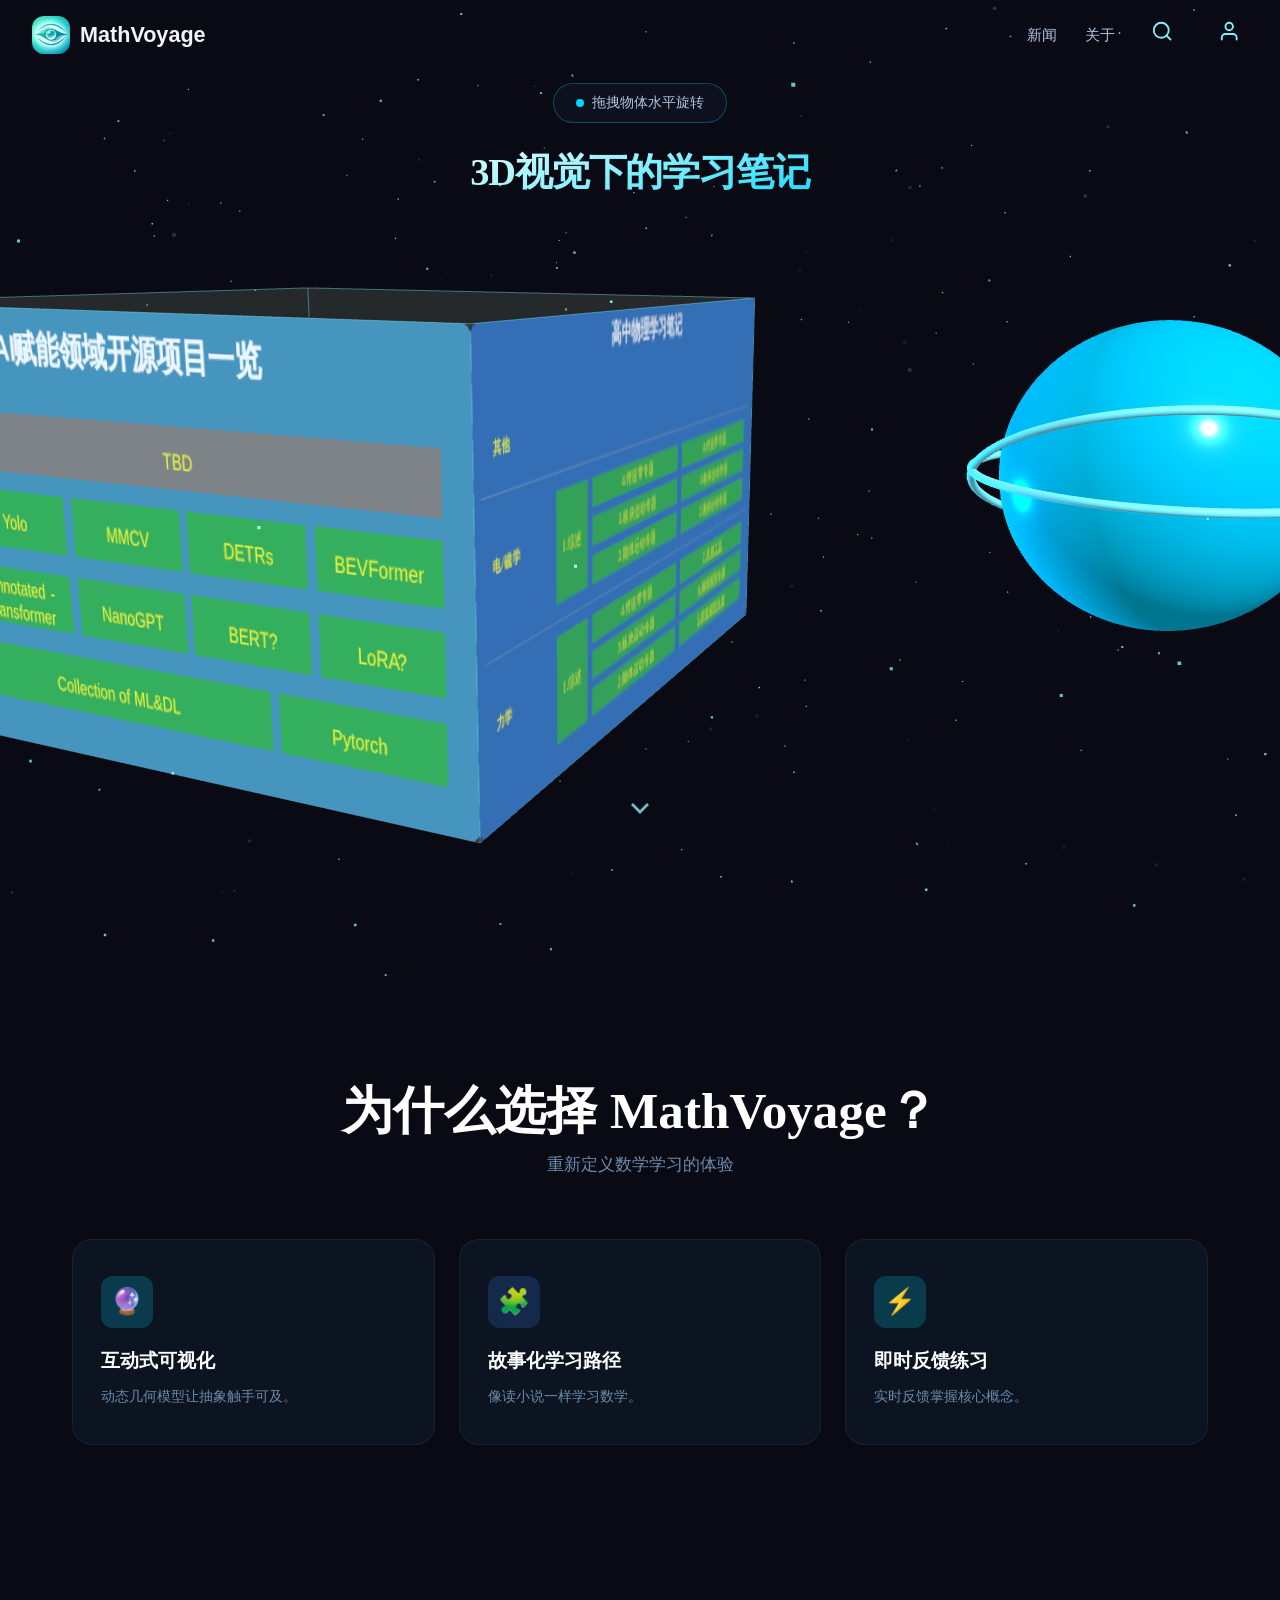
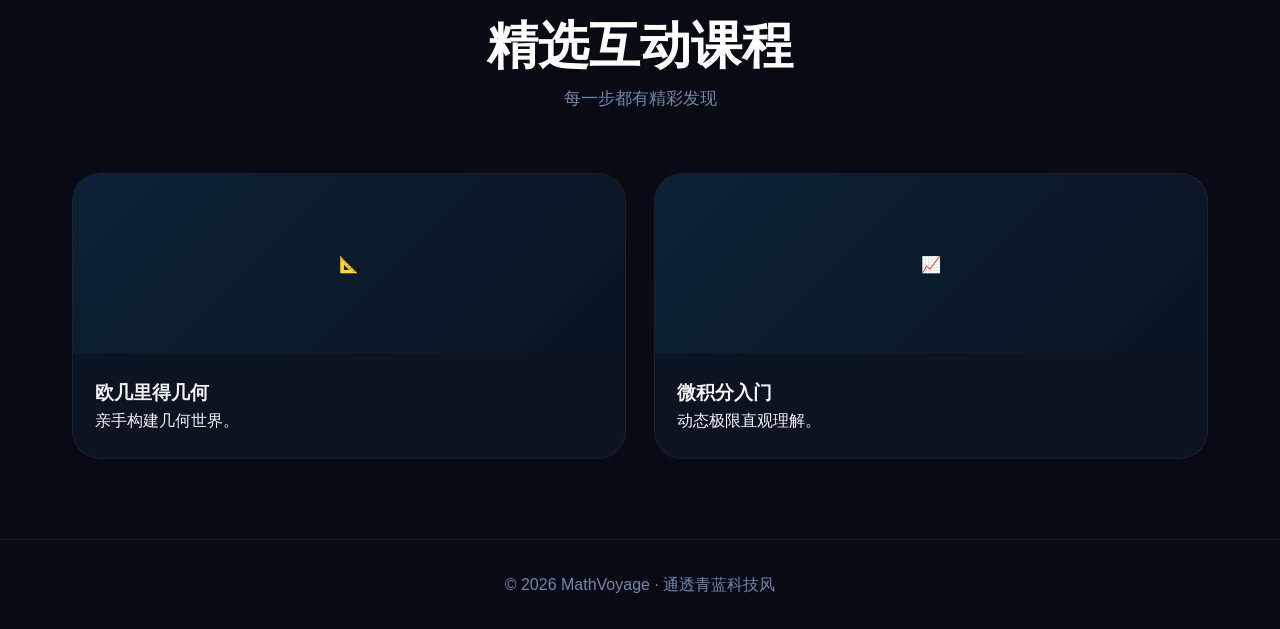
<file: index.html>
<!DOCTYPE html>
<html lang="zh-CN">
<head>
    <meta charset="UTF-8">
    <meta name="viewport" content="width=device-width, initial-scale=1.0">
    <title>MathVoyage - 探索数学之美</title>

    <script type="importmap">
        {
            "imports": {
				"three": "./js/three.module.min.js"
            }
        }
    </script>
  <script type="module" crossorigin src="/index-BwfJO7oP.js"></script>
  <link rel="modulepreload" crossorigin href="/rolldown-runtime-BRuBLNTn.js">
  <link rel="modulepreload" crossorigin href="/modulepreload-polyfill-axk1WA_r.js">
  <link rel="modulepreload" crossorigin href="/bundle-a-OlgzMGoL.js">
  <link rel="stylesheet" crossorigin href="/assets/index-Cu0ReQFW.css">
</head>
<body>
<canvas id="bg-canvas"></canvas>

<nav class="nav" id="navbar">
    <a href="#" class="nav-logo">
        <div class="logo-icon"></div>
        MathVoyage
    </a>
    <ul class="nav-links" id="navLinks">
        <li><a href="#news">新闻</a></li>
        <li><a href="#about">关于</a></li>
        <li>
            <a href="#search" class="nav-icon" title="搜索">
                <svg viewBox="0 0 24 24" fill="none" stroke="currentColor" stroke-width="2" stroke-linecap="round" stroke-linejoin="round">
                    <circle cx="11" cy="11" r="8"/><line x1="21" y1="21" x2="16.65" y2="16.65"/>
                </svg>
            </a>
        </li>
        <li>
            <a href="./notes.html" class="nav-icon" title="登录">
                <svg viewBox="0 0 24 24" fill="none" stroke="currentColor" stroke-width="2" stroke-linecap="round" stroke-linejoin="round">
                    <path d="M20 21v-2a4 4 0 0 0-4-4H8a4 4 0 0 0-4 4v2"/><circle cx="12" cy="7" r="4"/>
                </svg>
            </a>
        </li>
    </ul>
    <button class="nav-toggle" id="navToggle" aria-label="菜单">
        <span></span><span></span><span></span>
    </button>
</nav>

<section class="hero-3d" id="hero-3d">
    <div class="hero-overlay">
        <div class="hero-badge">
            <span class="dot"></span> 拖拽物体水平旋转
        </div>
        <h1>3D视觉下的学习笔记</h1>
        <p> </p>
    </div>
    <div class="scroll-indicator">
        <svg viewBox="0 0 24 24">
            <polyline points="6 9 12 15 18 9"/>
        </svg>
    </div>
</section>

<section class="section" id="features">
    <div class="section-header">
        <h2>为什么选择 MathVoyage？</h2>
        <p class="subtitle">重新定义数学学习的体验</p>
    </div>
    <div class="features-grid">
        <a class="feature-card" href="#">
            <div class="card-icon ci-cyan">🔮</div>
            <h3>互动式可视化</h3>
            <p>动态几何模型让抽象触手可及。</p>
        </a>
        <a class="feature-card" href="#">
            <div class="card-icon ci-blue">🧩</div>
            <h3>故事化学习路径</h3>
            <p>像读小说一样学习数学。</p>
        </a>
        <a class="feature-card" href="#">
            <div class="card-icon ci-cyan">⚡</div>
            <h3>即时反馈练习</h3>
            <p>实时反馈掌握核心概念。</p>
        </a>
    </div>
</section>

<section class="section" id="courses">
    <div class="section-header">
        <h2>精选互动课程</h2>
        <p class="subtitle">每一步都有精彩发现</p>
    </div>
    <div class="courses-grid">
        <a class="course-card" href="#">
            <div class="card-visual" style="background: linear-gradient(135deg, #0d2137 0%, #0a1422 100%);">📐</div>
            <div class="card-body">
                <h3>欧几里得几何</h3>
                <p>亲手构建几何世界。</p>
            </div>
        </a>
        <a class="course-card" href="#">
            <div class="card-visual" style="background: linear-gradient(135deg, #0d2137 0%, #0a1422 100%);">📈</div>
            <div class="card-body">
                <h3>微积分入门</h3>
                <p>动态极限直观理解。</p>
            </div>
        </a>
    </div>
</section>

<footer class="footer">
    <p>© 2026 MathVoyage · 通透青蓝科技风</p>
</footer>

<div id="svgTooltip" class="svg-tooltip"></div>


<!-- 背景粒子与导航栏交互 -->
<script>
    (function() {
        const canvas = document.getElementById('bg-canvas');
        const ctx = canvas.getContext('2d');
        let width, height, particles = [];
        function resize() { width = canvas.width = window.innerWidth; height = canvas.height = window.innerHeight; }
        resize();
        window.addEventListener('resize', resize);
        class Particle {
            constructor() { this.reset(); }
            reset() {
                this.x = Math.random()*width; this.y = Math.random()*height;
                this.vx = (Math.random()-0.5)*0.3; this.vy = (Math.random()-0.5)*0.3;
                this.radius = Math.random()*1.8+0.5; this.alpha = Math.random()*0.35+0.1;
            }
            update() { this.x+=this.vx; this.y+=this.vy; if(this.x<-20)this.x=width+20; if(this.x>width+20)this.x=-20; if(this.y<-20)this.y=height+20; if(this.y>height+20)this.y=-20; }
            draw(ctx) { ctx.beginPath(); ctx.arc(this.x,this.y,this.radius,0,Math.PI*2); ctx.fillStyle=`hsla(190,90%,70%,${this.alpha})`; ctx.fill(); }
        }
        function init() { particles=[]; for(let i=0;i<80;i++) particles.push(new Particle()); }
        init();
        function anim() { ctx.clearRect(0,0,width,height); particles.forEach(p=>{p.update();p.draw(ctx);}); requestAnimationFrame(anim); }
        anim();
    })();
    const navbar = document.getElementById('navbar');
    const navToggle = document.getElementById('navToggle');
    const navLinks = document.getElementById('navLinks');
    window.addEventListener('scroll', () => navbar.classList.toggle('scrolled', window.scrollY > 60));
    navToggle.addEventListener('click', () => navLinks.classList.toggle('active'));
    navLinks.querySelectorAll('a').forEach(link => link.addEventListener('click', () => navLinks.classList.remove('active')));
</script>
</body>
</html>
</file>
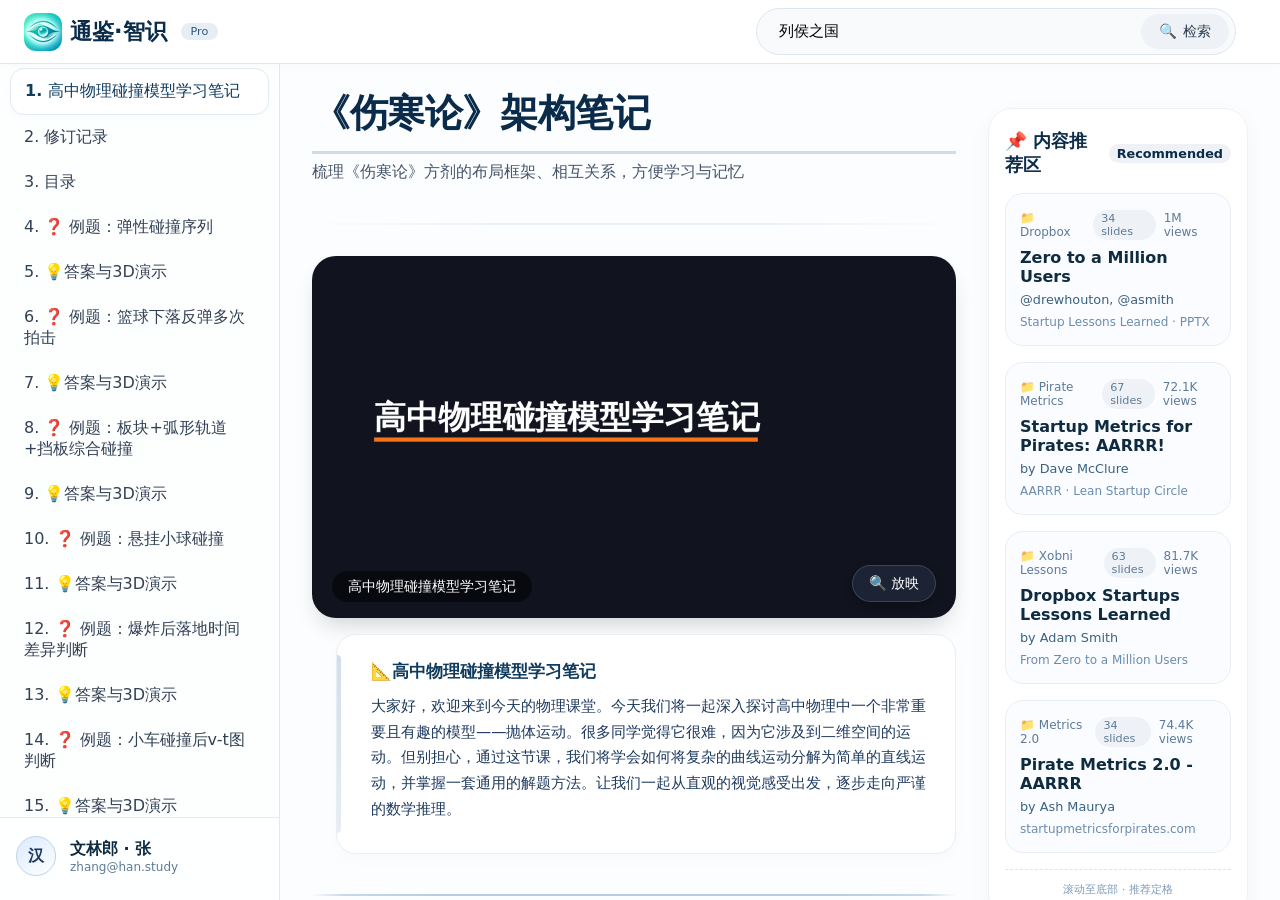
<file: notes.html>
<!DOCTYPE html>
<html lang="zh">
<head>
	<meta charset="UTF-8">
	<meta name="viewport" content="width=device-width, initial-scale=1.0">
	<title>通鉴·智识 — 高中物理碰撞模型学习笔记</title>

	<!-- Import Map for Three.js -->


	<!-- 独立 CSS -->
	<script type="importmap">
		{
			"imports": {
				"three": "./js/three.module.min.js"
			}
		}
	</script>
  <script type="module" crossorigin src="/notes-yPd58uCa.js"></script>
  <link rel="modulepreload" crossorigin href="/modulepreload-polyfill-axk1WA_r.js">
  <link rel="modulepreload" crossorigin href="/rolldown-runtime-BRuBLNTn.js">
  <link rel="modulepreload" crossorigin href="/bundle-a-OlgzMGoL.js">
  <link rel="modulepreload" crossorigin href="/bundle-b-tBJWx1FG.js">
  <link rel="stylesheet" crossorigin href="/assets/notes-DeBS3nEj.css">
</head>
<body>
<div class="app">
	<header class="app-header">
		<div class="header-left">
			<div class="logo-wrapper">
				<span class="logo-icon" id="dynamicHeaderIcon"></span>
				<span class="logo-text" id="dynamicHeaderTitle">通鉴·智识</span>
				<span class="badge">Pro</span>
			</div>
		</div>
		<div class="header-search">
			<div class="search-container">
				<input type="text" placeholder="搜典籍、官职、人物……" value="列侯之国">
				<button class="search-btn"><span>🔍</span> 检索</button>
			</div>
		</div>
	</header>

	<div class="main-layout">
		<div class="outline-sidebar">
			<div class="outline-nav" id="outlineNavContainer"></div>
			<div class="outline-footer" id="userProfileContainer"></div>
		</div>

		<div class="content-pane" id="scrollContainer">
			<div class="article-row">
				<div class="article-main" id="articleMainContainer"></div>
				<div class="recommend-column" id="recommendColumn"></div>
			</div>
		</div>
	</div>
</div>

<!-- 全屏浮层 -->
<div class="canvas-fullscreen-overlay" id="fullscreenOverlay">
	<div class="fullscreen-canvas-wrapper" id="fullscreenWrapper"></div>
<!--	<button class="close-fullscreen-btn" id="closeFullscreenBtn">✕</button>-->
	<div class="nav-btn nav-btn-left" id="prevModelBtn" title="上一页">←</div>
	<div class="nav-btn nav-btn-right" id="nextModelBtn" title="下一页">→</div>
</div>

<!-- 链接提示浮层 -->
<div id="link-tooltip"></div>

<!-- 主入口模块 -->
<!--<script>window.pageDataModule = './data.js';</script>-->
<!--<script type="module" src="./js/data.js"></script>-->
</body>
</html>
</file>
<file: assets/index-Cu0ReQFW.css>
:root{--primary:#00d4ff;--primary-light:#7ef0ff;--accent-1:#3b82f6;--accent-2:#10b981;--accent-3:#f59e0b;--accent-4:#3b82f6;--accent-5:#00d4ff;--bg-dark:#0a0a14;--bg-card:#0d1421;--bg-card-hover:#131c2e;--text-primary:#f0f4f8;--text-secondary:#b0c4de;--text-muted:#6b8aab;--border-subtle:#ffffff0f;--shadow-card:0 4px 30px #0006;--shadow-card-hover:0 12px 50px #00d4ff4d;--radius-sm:12px;--radius-md:20px;--radius-lg:28px;--font-display:"Georgia", "Times New Roman", serif;--font-body:"Inter", "Segoe UI", "PingFang SC", "Microsoft YaHei", sans-serif;--transition-smooth:.35s cubic-bezier(.22, .61, .36, 1)}*{box-sizing:border-box;margin:0;padding:0}html{scroll-behavior:smooth;font-size:16px}body{font-family:var(--font-body);background:var(--bg-dark);color:var(--text-primary);-webkit-font-smoothing:antialiased;line-height:1.6;overflow-x:hidden}#bg-canvas{z-index:0;pointer-events:none;opacity:.5;width:100%;height:100%;position:fixed;top:0;left:0}.nav{z-index:1000;transition:all var(--transition-smooth);justify-content:space-between;align-items:center;padding:16px 32px;display:flex;position:fixed;top:0;left:0;right:0}.nav.scrolled{-webkit-backdrop-filter:blur(20px);border-bottom:1px solid var(--border-subtle);background:#0a0a18bf;padding:10px 32px}.nav-logo{color:var(--text-primary);z-index:10;align-items:center;gap:10px;font-size:1.35rem;font-weight:700;text-decoration:none;display:flex}.nav-logo .logo-icon{color:#fff;background-image:url(/assets/logo-DJ9HZdC0.gif);background-position:50%;background-repeat:no-repeat;background-size:cover;border-radius:12px;justify-content:center;align-items:center;width:38px;height:38px;font-size:1.2rem;display:flex}.nav-links{align-items:center;gap:28px;list-style:none;display:flex}.nav-links a{color:var(--text-secondary);padding:6px 0;font-size:.95rem;font-weight:500;text-decoration:none;transition:color .3s;position:relative}.nav-links a:after{content:"";background:var(--primary-light);width:0;height:2px;transition:width .3s;position:absolute;bottom:-2px;left:0}.nav-links a:hover{color:#fff}.nav-links a:hover:after{width:100%}.nav-links .nav-icon{text-decoration:none;color:#fff!important;font-size:1.4rem!important}.nav-cta{background:linear-gradient(135deg, var(--primary), #0e7490);border-radius:30px;color:#fff!important;padding:10px 22px!important;font-weight:600!important;transition:all .3s!important}.nav-cta:after{display:none!important}.nav-toggle{cursor:pointer;z-index:10;background:0 0;border:none;flex-direction:column;gap:5px;padding:8px;display:none}.nav-toggle span{background:#fff;border-radius:2px;width:26px;height:2.5px;display:block}.hero-3d{z-index:1;width:100%;min-height:110vh;position:relative;overflow:hidden}.hero-3d canvas{width:100%;height:100%;display:block;position:absolute;top:0;left:0}.hero-overlay{text-align:center;z-index:10;pointer-events:none;width:90%;max-width:900px;position:absolute;top:16%;left:50%;transform:translate(-50%,-50%)}.hero-overlay .hero-badge{-webkit-backdrop-filter:blur(12px);color:var(--text-secondary);pointer-events:auto;background:#0d1421b3;border:1px solid #00d4ff4d;border-radius:50px;align-items:center;gap:8px;margin-bottom:28px;padding:8px 22px;font-size:.85rem;display:inline-flex}.hero-overlay .hero-badge .dot{background:#00d4ff;border-radius:50%;width:8px;height:8px;animation:2s ease-in-out infinite pulseDot}@keyframes pulseDot{0%,to{box-shadow:0 0 #00d4ff99}50%{box-shadow:0 0 0 12px #00d4ff00}}.hero-overlay h1{font-family:var(--font-display);letter-spacing:-.03em;background:linear-gradient(160deg,#fff 20%,#7ef0ff 50%,#00d4ff 80%);-webkit-text-fill-color:transparent;-webkit-background-clip:text;background-clip:text;margin-bottom:20px;font-size:clamp(1.8rem,3vw,5.5rem);font-weight:700;line-height:1.1}.hero-overlay p{color:var(--text-secondary);text-align:right;max-width:620px;margin:0 auto 40px;font-size:clamp(1.05rem,1vw,1.3rem)}.hero-buttons{pointer-events:auto;flex-wrap:wrap;justify-content:center;gap:16px;display:flex}.btn{cursor:pointer;transition:all var(--transition-smooth);font-size:1rem;font-weight:600;font-family:var(--font-body);border:none;border-radius:50px;align-items:center;gap:8px;padding:14px 30px;text-decoration:none;display:inline-flex}.btn-primary{background:linear-gradient(135deg, var(--primary), #0e7490);color:#fff;box-shadow:0 8px 32px #00d4ff73}.btn-outline{-webkit-backdrop-filter:blur(12px);color:#fff;background:#0d142180;border:1.5px solid #00d4ff80}.scroll-indicator{z-index:10;animation:2s ease-in-out infinite bounceDown;position:absolute;top:80%;left:50%;transform:translate(-50%)}.scroll-indicator svg{stroke:#7ef0ffcc;fill:none;stroke-width:2px;width:32px;height:32px}@keyframes bounceDown{0%,to{transform:translate(-50%)translateY(0)}50%{transform:translate(-50%)translateY(14px)}}.section{z-index:1;max-width:1200px;margin:0 auto;padding:80px 32px;position:relative}.section-header{text-align:center;margin-bottom:60px}.section-header h2{font-family:var(--font-display);color:#fff;font-size:clamp(2rem,4.5vw,3.2rem);font-weight:700}.section-header .subtitle{color:var(--text-muted);font-size:1.05rem}.features-grid{grid-template-columns:repeat(auto-fit,minmax(280px,1fr));gap:24px;display:grid}.feature-card{background:var(--bg-card);border:1px solid var(--border-subtle);border-radius:var(--radius-md);transition:all var(--transition-smooth);cursor:pointer;color:inherit;padding:36px 28px;text-decoration:none;display:block;position:relative}.feature-card:hover{background:var(--bg-card-hover);box-shadow:var(--shadow-card-hover);transform:translateY(-6px)}.feature-card .card-icon{border-radius:12px;justify-content:center;align-items:center;width:52px;height:52px;margin-bottom:18px;font-size:1.6rem;display:flex}.feature-card .card-icon.ci-cyan{color:#7ef0ff;background:#00d4ff33}.feature-card .card-icon.ci-blue{color:#93c5fd;background:#3b82f633}.feature-card h3{color:#fff;margin-bottom:8px;font-size:1.2rem;font-weight:650}.feature-card p{color:var(--text-muted);font-size:.9rem}.courses-grid{grid-template-columns:repeat(auto-fit,minmax(320px,1fr));gap:28px;display:grid}.course-card{background:var(--bg-card);border:1px solid var(--border-subtle);border-radius:var(--radius-lg);transition:all var(--transition-smooth);cursor:pointer;color:inherit;flex-direction:column;text-decoration:none;display:flex;overflow:hidden}.course-card:hover{box-shadow:var(--shadow-card-hover);transform:translateY(-8px)}.course-card .card-visual{justify-content:center;align-items:center;height:180px;display:flex}.course-card .card-body{padding:24px 22px}.footer{z-index:1;border-top:1px solid var(--border-subtle);text-align:center;color:var(--text-muted);padding:32px;position:relative}@media (width<=768px){.nav-links{-webkit-backdrop-filter:blur(30px);background:#0a0a18f2;flex-direction:column;width:260px;height:100vh;padding:100px 30px 40px;transition:right .4s;position:fixed;top:0;right:-100%}.nav-links.active{right:0}.nav-toggle{display:flex}.hero-overlay h1{font-size:2.4rem}}.nav-links .nav-icon{align-items:center;padding:0 .5rem;text-decoration:none;display:inline-flex;color:#7ef0ff!important;font-size:1.4rem!important}.nav-links .nav-icon:hover{color:#fff!important}.nav-links .nav-icon svg{width:1.4rem;height:1.4rem}.nav-links .nav-icon:after{display:none!important}.svg-tooltip{color:#b0e0ff;pointer-events:none;z-index:2000;-webkit-backdrop-filter:blur(6px);backdrop-filter:blur(6px);white-space:nowrap;background:#001428e6;border:1px solid #00d4ff66;border-radius:8px;padding:6px 12px;font-size:.85rem;display:none;position:fixed;transform:translate(12px,-50%)}
</file>
<file: assets/notes-DeBS3nEj.css>
*{box-sizing:border-box;margin:0;padding:0}body{color:#1e293b;background:#f5f7fb;height:100vh;font-family:system-ui,-apple-system,Segoe UI,Noto Sans,Helvetica Neue,sans-serif;overflow:hidden}.app{flex-direction:column;width:100%;height:100vh;display:flex}.app-header{z-index:20;background:#fff;border-bottom:1px solid #e2e8f0;flex-shrink:0;justify-content:space-between;align-items:center;height:64px;padding:0 24px;display:flex;box-shadow:0 2px 8px #00000005}.header-left{align-items:center;gap:12px;display:flex}.logo-wrapper{align-items:center;gap:8px;display:flex}.logo-icon{color:#fff;background-image:url(/assets/logo-DJ9HZdC0.gif);background-position:50%;background-repeat:no-repeat;background-size:cover;border-radius:12px;justify-content:center;align-items:center;width:38px;height:38px;font-size:1.2rem;display:flex}.logo-text{color:#0b2b4a;font-size:1.4rem;font-weight:700}.badge{color:#2c5a7a;background:#e6edf5;border-radius:30px;margin-left:6px;padding:2px 10px;font-size:.7rem;font-weight:500}.header-search{flex:0 480px;min-width:280px;margin:0 20px}.search-container{background:#f8fafc;border:1px solid #dde7f0;border-radius:40px;align-items:center;padding:4px 6px 4px 18px;transition:all .15s;display:flex}.search-container:focus-within{background:#fff;border-color:#6b8cae;box-shadow:0 0 0 3px #2b5f8a14}.search-container input{background:0 0;border:none;outline:none;flex:1;padding:10px 4px;font-size:.95rem}.search-btn{color:#2c3e50;cursor:pointer;background:#eef2f6;border:none;border-radius:40px;align-items:center;gap:6px;margin-left:6px;padding:8px 18px;font-size:.9rem;font-weight:500;display:flex}.header-ad{align-items:center;display:flex}.ad-badge{color:#7a5d2c;background:#fef9e6;border:1px solid #f1dca8;border-radius:30px;align-items:center;gap:8px;padding:6px 16px;font-size:.8rem;font-weight:500;display:flex}.main-layout{flex:1;display:flex;overflow:hidden}.outline-sidebar{-webkit-backdrop-filter:blur(12px);color:#1e293b;background:#ffffffd9;border-right:1px solid #cbd5e180;flex-direction:column;flex-shrink:0;width:280px;height:100%;display:flex;overflow:hidden;box-shadow:4px 0 20px #00000005}.outline-header{border-bottom:1px solid #e9eef3;justify-content:space-between;align-items:center;padding:24px 18px 16px;display:flex}.logo-area{align-items:center;gap:12px;display:flex}.logo-icon-small{font-size:26px}.logo-text-small{color:#0b2b4a;letter-spacing:.3px;font-size:1.2rem;font-weight:700}.outline-label{text-transform:uppercase;letter-spacing:.8px;color:#64748b;padding:20px 18px 8px;font-size:.7rem;font-weight:600}.outline-nav{flex:1;padding:4px 10px 12px;overflow-y:auto}.outline-item{color:#334155;cursor:pointer;background:0 0;border-radius:14px;align-items:center;gap:14px;padding:12px 14px;font-weight:450;transition:all .15s;display:flex}.outline-item:hover{color:#0b2b4a;background:#ffffffb3}.outline-item.active{color:#0f3b5e;background:#fff;border:1px solid #e2eaf1;font-weight:550;box-shadow:0 2px 8px #00000005}.outline-icon{text-align:center;opacity:.8;min-width:24px;font-size:1.2rem}.outline-footer{background:#fff6;border-top:1px solid #e2eaf1;padding:18px 16px 24px}.user-profile{align-items:center;gap:14px;display:flex}.user-avatar{color:#1e3a5f;background:linear-gradient(145deg,#dbeafe,#fff);border:1px solid #bdd3e8;border-radius:40px;justify-content:center;align-items:center;width:40px;height:40px;font-weight:700;display:flex}.user-details{overflow:hidden}.user-name{color:#0f2b40;font-weight:650}.user-email{color:#5e7b99;font-size:.75rem}.content-pane{background:#fbfdff;flex:1;min-width:0;padding:24px 32px;overflow-y:auto}.article-row{gap:32px;max-width:1400px;margin:0 auto;display:flex}.article-main{flex:2.5;min-width:0}.article-title{color:#0b2b4a;letter-spacing:-.01em;border-bottom:3px solid #d0dce8;margin-bottom:8px;padding-bottom:12px;font-size:2.4rem;font-weight:700}.card-note{background:#fff;border:1px solid #eef2f6;border-radius:24px;margin:32px 0;padding:28px 30px;transition:box-shadow .2s;position:relative;box-shadow:0 8px 20px #0000000a}.card-note:not(:first-of-type){margin-top:48px}.card-note>div:first-of-type{color:#0b2b4a;border-bottom:2px solid #e2eaf1;align-items:center;gap:10px;margin-bottom:20px;padding-bottom:12px;font-size:1.5rem;font-weight:700;display:flex;position:relative}.card-note>div:first-of-type:before{content:"";background:linear-gradient(145deg,#2b5f8a,#6b8cae);border-radius:20px;width:6px;height:32px;margin-right:8px;display:inline-block;box-shadow:0 2px 8px #2b5f8a33}.card-note p[style*="font-family: serif"]{color:#1e3a5f;background:#f9fbfd;border-left:4px solid #9bb7d4;border-radius:18px;margin:20px 0;padding:20px 24px;font-size:1.15rem;font-style:normal;line-height:1.7}.card-note p:last-of-type{color:#3a5e7a;border-left:2px dashed #bdd3e8;padding-left:12px;font-size:1rem;line-height:1.6}.section-anchor{height:1px;margin:40px 0 20px;scroll-margin-top:80px;display:block;position:relative}.section-anchor:after{content:"";opacity:.7;background:linear-gradient(90deg,#0000 0%,#b0c7de 5%,#9bb7d4 20% 80%,#b0c7de 95%,#0000 100%);border-radius:2px;height:2px;position:absolute;top:50%;left:0;right:0;transform:translateY(-50%)}.section-anchor:first-of-type:after{opacity:.3;background:linear-gradient(90deg,#0000 0%,#c0d3e5 30% 70%,#0000 100%)}.card-note:first-child{margin-top:10px}.section-anchor+.three-canvas-container,.section-anchor+.svg-display-container,.section-anchor+.card-note{margin-top:0}.recommend-column{flex:1;min-width:260px;max-width:360px;position:relative}.recommend-sticky{background:#fff;border:1px solid #eef2f6;border-radius:24px;align-self:flex-end;margin-top:20px;padding:20px 16px;position:sticky;bottom:24px;box-shadow:0 8px 24px #0000000a}.recommend-title{color:#0b2b4a;align-items:center;gap:8px;margin-bottom:16px;font-size:1.1rem;font-weight:700;display:flex}.recommend-card{cursor:pointer;color:inherit;background:#fafcff;border:1px solid #e9eef3;border-radius:18px;margin-bottom:16px;padding:16px 14px;text-decoration:none;transition:all .1s;display:block}.recommend-card:last-child{margin-bottom:0}.recommend-card:hover{background:#fff;box-shadow:0 4px 10px #0000000a}.card-meta{color:#5e7b99;align-items:center;gap:8px;margin-bottom:8px;font-size:.75rem;display:flex}.card-title{color:#0f2b40;margin-bottom:6px;font-size:1rem;font-weight:700}.card-author{color:#3a6282;margin-bottom:8px;font-size:.8rem}.card-stats{color:#6b8cae;gap:12px;font-size:.75rem;display:flex}.badge-slide{background:#eef2f6;border-radius:20px;padding:2px 8px;font-size:.7rem}.static-preview-container{aspect-ratio:16/9;background:#11131f;border-radius:24px;width:100%;height:auto;margin:32px 0 16px;position:relative;overflow:hidden;box-shadow:0 12px 24px -8px #0003}.static-preview-container img{object-fit:cover;width:100%;height:100%;display:block}.loading-spinner{font-size:24px;animation:1s linear infinite spin;display:inline-block}@keyframes spin{0%{transform:rotate(0)}to{transform:rotate(360deg)}}.three-canvas-container{background:#11131f;border-radius:24px;width:100%;height:560px;margin:32px 0 16px;position:relative;overflow:hidden;box-shadow:0 12px 24px -8px #0003}.canvas-label{color:#fff;-webkit-backdrop-filter:blur(4px);backdrop-filter:blur(4px);z-index:5;pointer-events:none;background:#00000080;border-radius:40px;padding:6px 16px;font-size:.9rem;position:absolute;bottom:16px;left:20px}.zoom-toggle-btn{-webkit-backdrop-filter:blur(6px);backdrop-filter:blur(6px);color:#fff;cursor:pointer;z-index:10;pointer-events:auto;background:#1e293bcc;border:1px solid #ffffff26;border-radius:40px;align-items:center;gap:6px;padding:8px 16px;font-size:.9rem;font-weight:500;transition:all .2s;display:flex;position:absolute;bottom:16px;right:20px;box-shadow:0 4px 10px #0000004d}.svg-display-container{background:#f8fafc;border:1px solid #e2eaf1;border-radius:24px;justify-content:center;align-items:center;width:100%;height:320px;margin:32px 0 16px;padding:16px;display:flex;position:relative;overflow:hidden;box-shadow:0 8px 20px #0000000a}.svg-display-container svg{width:auto;max-width:100%;height:auto;max-height:100%;display:block}.svg-label{color:#1e3a5f;-webkit-backdrop-filter:blur(4px);backdrop-filter:blur(4px);z-index:5;pointer-events:none;background:#fffc;border:1px solid #d0d9e2;border-radius:40px;padding:6px 16px;font-size:.9rem;position:absolute;bottom:16px;left:20px}.model-description{color:#1e3a5f;background:#fff;border:1px solid #e9eef3;border-radius:20px;width:calc(100% - 24px);margin:0 0 24px 24px;padding:22px 26px;font-size:.95rem;line-height:1.7;transition:box-shadow .2s;position:relative;box-shadow:0 6px 14px #00000005}.model-description:before{content:"";opacity:.6;background:linear-gradient(#b0c7de,#d9e2ec);border-radius:0 4px 4px 0;width:4px;position:absolute;top:20px;bottom:20px;left:0}.model-description p:first-child{color:#0f3b5e;margin-bottom:12px;padding-left:8px;font-size:1.05rem;font-weight:650}.model-description p:not(:first-child){margin-bottom:8px;padding-left:8px}.three-canvas-container+.model-description,.svg-display-container+.model-description{margin-top:4px}.card-note+.three-canvas-container,.card-note+.svg-display-container{margin-top:24px}.ad-container{background:linear-gradient(145deg,#fdf8ed,#fef6e6);border:2px solid #f1d48e;border-radius:28px;justify-content:center;align-items:center;gap:16px;margin:40px 0;padding:24px 20px;display:flex}.ad-large{color:#7a5d2c;font-size:1.8rem;font-weight:700}.ad-badge-large{color:#fff;background:#2b5f8a;border-radius:60px;padding:8px 20px}.canvas-fullscreen-overlay{-webkit-backdrop-filter:blur(8px);backdrop-filter:blur(8px);z-index:1000;opacity:0;pointer-events:none;background:#000000d9;justify-content:center;align-items:center;width:100vw;height:100vh;transition:opacity .25s;display:flex;position:fixed;top:0;left:0}.canvas-fullscreen-overlay.active{opacity:1;pointer-events:auto}.fullscreen-canvas-wrapper{background:#0f1322;border:1px solid #3a4a5e;width:100vw;height:100vh;position:relative;overflow:hidden;box-shadow:0 25px 50px -8px #000}.close-fullscreen-btn{-webkit-backdrop-filter:blur(8px);backdrop-filter:blur(8px);color:#fff;cursor:pointer;z-index:1010;background:#0009;border:1px solid #64748b;border-radius:60px;padding:8px 20px;font-weight:600;position:absolute;top:4px;right:4px}.nav-btn{-webkit-backdrop-filter:blur(8px);backdrop-filter:blur(8px);color:#fff;cursor:pointer;z-index:1020;-webkit-user-select:none;user-select:none;background:#1e293bb3;border:1px solid #fff3;border-radius:48px;justify-content:center;align-items:center;width:48px;height:48px;font-size:28px;font-weight:600;transition:all .2s;display:flex;position:absolute;top:50%;transform:translateY(-50%)}.nav-btn:hover{background:#1abc9c}.nav-btn.disabled{opacity:.3;pointer-events:none;cursor:not-allowed}.nav-btn-left{left:12px}.nav-btn-right{right:12px}.three-control-bar{z-index:1000;-webkit-backdrop-filter:blur(8px);backdrop-filter:blur(8px);background:#0000004d;border-radius:40px;gap:4px;padding:4px 8px;display:flex;position:fixed;bottom:1px;right:35%}.three-control-anchor-btn{color:#fff;cursor:pointer;background:0 0;border:none;border-radius:8px;margin-left:auto;padding:4px 8px;font-size:16px;font-weight:700;transition:all .2s}.three-control-anchor-btn:hover{background:#1abc9c}.three-control-btn{color:#fff;cursor:pointer;background:0 0;border:none;border-radius:8px;padding:4px 8px;font-size:16px;font-weight:700;transition:all .2s}.three-control-btn:hover{background:#1abc9c}#link-tooltip{color:#f0f4fa;-webkit-backdrop-filter:blur(4px);backdrop-filter:blur(4px);pointer-events:none;z-index:2000;white-space:nowrap;opacity:0;background:#141e2de6;border:1px solid #5a7a9a;border-radius:30px;padding:6px 14px;font-size:.85rem;transition:opacity .1s;position:fixed;box-shadow:0 4px 12px #0000004d}#link-tooltip.visible{opacity:1}.step-dot:hover{transform:scale(1.2);background-color:#1abc9c!important}.step-navigation-group button:disabled{opacity:.4;cursor:not-allowed}.transition-overlay{opacity:0;pointer-events:none;z-index:50;background:#0f1322;width:100%;height:100%;position:absolute;top:0;left:0}.three-control-btn.active,.edit-mode-btn.active{color:#fff;background:#1abc9c;border:1px solid #1abc9c}#fine-tune-panel input[type=number]::-webkit-inner-spin-button{opacity:.5}#fine-tune-panel input[type=number]::-webkit-outer-spin-button{opacity:.5}#fine-tune-panel details{background:#ffffff0d;border-radius:6px;padding:4px 8px}#fine-tune-panel summary{color:#b0c4de;font-weight:500}#fine-tune-panel .fine-tune-title .close-fine-tune-btn:hover{color:#f55}.three-control-btn.active{color:#fff;background:#1abc9c}#formula-table-container table{border-collapse:collapse;color:#e0e8f0;background:#141e2de6;font-size:13px}#formula-table-container th,#formula-table-container td{text-align:center;border:1px solid #4a5b6b;padding:4px 8px}#formula-table-container th{background:#ffffff1a;font-weight:600}#formula-table-container td{background:#0003}.close-formula-btn:hover{color:#f33}.collapsible-panel .collapsible-titlebar span{pointer-events:auto}.collapsible-panel .collapsible-content{scrollbar-width:thin;scrollbar-color:#4a5b6b #0000004d}.collapsible-panel .collapsible-content::-webkit-scrollbar{width:6px}.collapsible-panel .collapsible-content::-webkit-scrollbar-thumb{background:#4a5b6b;border-radius:3px}.physics-ui-panel{font-family:system-ui,sans-serif}.physics-ui-panel button:hover{background:#1abc9c!important}
</file>
